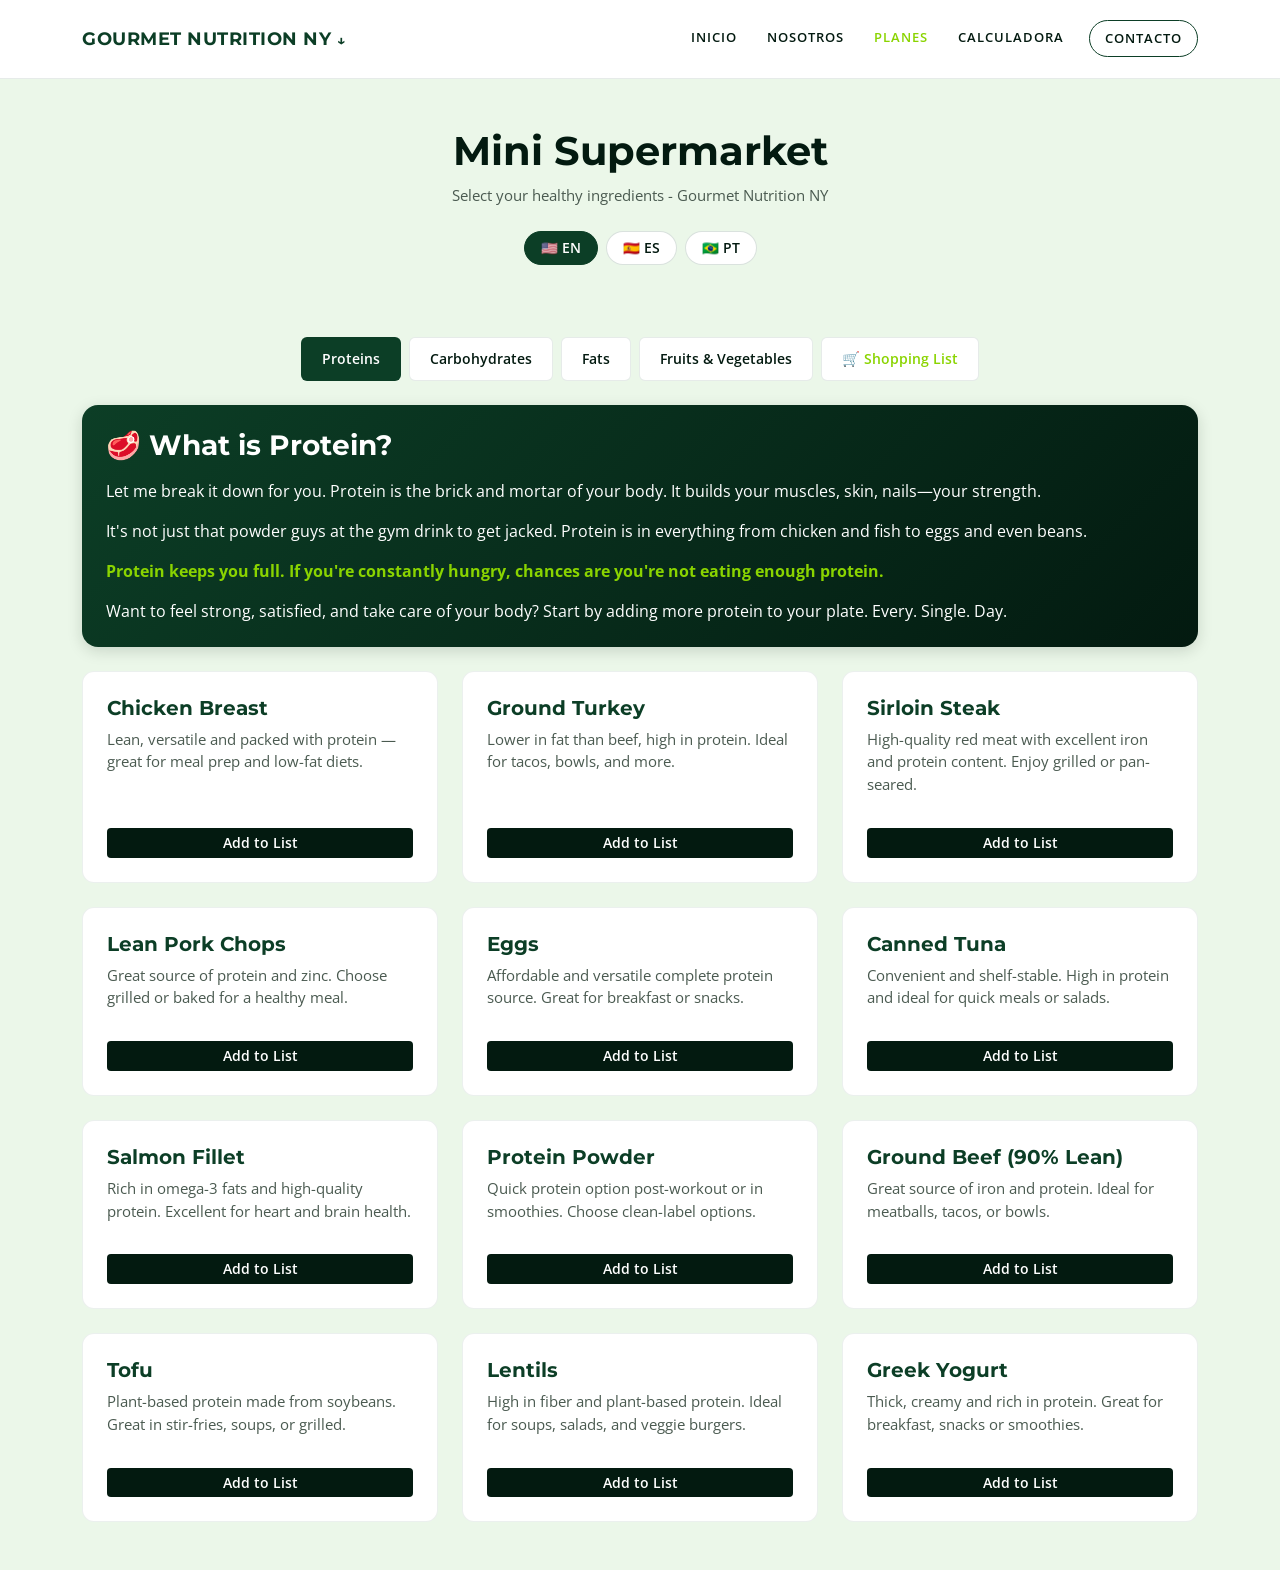
<file: plan.html>
<!DOCTYPE html>
<html lang="es">
<head>
  <meta charset="UTF-8"/>
  <meta name="viewport" content="width=device-width, initial-scale=1.0"/>
  <title>Gourmet Nutrition NY - Planes e Ingredientes</title>
  
  <link href="https://cdn.jsdelivr.net/npm/bootstrap@5.3.0/dist/css/bootstrap.min.css" rel="stylesheet"/>
  <link rel="preconnect" href="https://fonts.googleapis.com">
  <link rel="preconnect" href="https://fonts.gstatic.com" crossorigin>
  <link href="https://fonts.googleapis.com/css2?family=Montserrat:wght@400;600;700;800&family=Open+Sans:wght@400;600&display=swap" rel="stylesheet">
  
  <link rel="stylesheet" href="styles.css">
</head>
<body>

  <nav class="navbar navbar-expand-lg custom-navbar sticky-top">
    <div class="container">
      <a class="navbar-brand fw-bold" href="index.html">GOURMET NUTRITION NY <span class="brand-arrow">↓</span></a>
      <button class="navbar-toggler" type="button" data-bs-toggle="collapse" data-bs-target="#navbarNav">
        <span class="navbar-toggler-icon"></span>
      </button>
      <div class="collapse navbar-collapse justify-content-end" id="navbarNav">
        <ul class="navbar-nav">
          <li class="nav-item"><a class="nav-link" href="index.html#inicio">INICIO</a></li>
          <li class="nav-item"><a class="nav-link" href="index.html#que-somos">NOSOTROS</a></li>
          <li class="nav-item"><a class="nav-link active" href="#">PLANES</a></li>
          <li class="nav-item"><a class="nav-link" href="index.html#calculadora">CALCULADORA</a></li>
          <li class="nav-item"><a class="nav-link btn-nav-contact" href="index.html#contacto">CONTACTO</a></li>
        </ul>
      </div>
    </div>
  </nav>

  <header class="bg-brand-light py-5 border-bottom-layout">
    <div class="container text-center">
      <h1 class="fw-bold color-dark-green mb-2" data-i18n="siteTitle">Mini Supermarket</h1>
      <p class="text-muted-dark lead-text mb-4" data-i18n="siteSubtitle">Select your healthy ingredients - Gourmet Nutrition NY</p>
      
      <div class="lang-switch d-flex justify-content-center gap-2" aria-label="Language switcher">
        <button type="button" data-lang="en" class="btn btn-lang active">🇺🇸 EN</button>
        <button type="button" data-lang="es" class="btn btn-lang">🇪🇸 ES</button>
        <button type="button" data-lang="pt" class="btn btn-lang">🇧🇷 PT</button>
      </div>
    </div>
  </header>

  <div class="container my-4">
    <nav class="d-flex flex-wrap justify-content-center gap-2 category-nav">
      <button class="btn btn-category active" onclick="showSection('proteins')" data-i18n="navProteins">Proteins</button>
      <button class="btn btn-category" onclick="showSection('carbs')" data-i18n="navCarbs">Carbohydrates</button>
      <button class="btn btn-category" onclick="showSection('fats')" data-i18n="navFats">Fats</button>
      <button class="btn btn-category" onclick="showSection('produce')" data-i18n="navProduce">Fruits & Vegetables</button>
      <button class="btn btn-category position-relative text-accent" onclick="showSection('shopping-list')" data-i18n="navList">🛒 Shopping List</button>
    </nav>
  </div>

  <main class="container mb-5">
    
    <section id="proteins" class="market-section active">
      <div class="row g-4">
        <div class="col-12">
          <div class="intro-nutrition-card p-4 text-white">
            <h3 class="fw-bold mb-3" data-i18n="proteinIntroTitle">🥩 What is Protein?</h3>
            <p data-i18n="proteinIntroP1">Let me break it down for you. Protein is the brick and mortar of your body. It builds your muscles, skin, nails—your strength.</p>
            <p data-i18n="proteinIntroP2">It's not just that powder guys at the gym drink to get jacked. Protein is in everything from chicken and fish to eggs and even beans.</p>
            <p class="fw-bold color-lime-green" data-i18n="proteinIntroP3">Protein keeps you full. If you're constantly hungry, chances are you're not eating enough protein.</p>
            <p class="mb-0" data-i18n="proteinIntroP4">Want to feel strong, satisfied, and take care of your body? Start by adding more protein to your plate. Every. Single. Day.</p>
          </div>
        </div>
        
        <div class="col-md-6 col-lg-4"><div class="card market-item-card h-100 p-4"><h3 class="h5 fw-bold" data-i18n="itemChickenTitle">Chicken Breast</h3><p class="text-muted-dark small flex-grow-1" data-i18n="itemChickenDesc">Lean, versatile and packed with protein — great for meal prep and low-fat diets.</p><button class="btn btn-brand-dark btn-sm mt-3 w-100" onclick="addToList(t('itemChickenTitle'))" data-i18n="addToList">Add to List</button></div></div>
        <div class="col-md-6 col-lg-4"><div class="card market-item-card h-100 p-4"><h3 class="h5 fw-bold" data-i18n="itemGroundTurkeyTitle">Ground Turkey</h3><p class="text-muted-dark small flex-grow-1" data-i18n="itemGroundTurkeyDesc">Lower in fat than beef, high in protein. Ideal for tacos, bowls, and more.</p><button class="btn btn-brand-dark btn-sm mt-3 w-100" onclick="addToList(t('itemGroundTurkeyTitle'))" data-i18n="addToList">Add to List</button></div></div>
        <div class="col-md-6 col-lg-4"><div class="card market-item-card h-100 p-4"><h3 class="h5 fw-bold" data-i18n="itemSirloinSteakTitle">Sirloin Steak</h3><p class="text-muted-dark small flex-grow-1" data-i18n="itemSirloinSteakDesc">High-quality red meat with excellent iron and protein content. Enjoy grilled or pan-seared.</p><button class="btn btn-brand-dark btn-sm mt-3 w-100" onclick="addToList(t('itemSirloinSteakTitle'))" data-i18n="addToList">Add to List</button></div></div>
        <div class="col-md-6 col-lg-4"><div class="card market-item-card h-100 p-4"><h3 class="h5 fw-bold" data-i18n="itemLeanPorkChopsTitle">Lean Pork Chops</h3><p class="text-muted-dark small flex-grow-1" data-i18n="itemLeanPorkChopsDesc">Great source of protein and zinc. Choose grilled or baked for a healthy meal.</p><button class="btn btn-brand-dark btn-sm mt-3 w-100" onclick="addToList(t('itemLeanPorkChopsTitle'))" data-i18n="addToList">Add to List</button></div></div>
        <div class="col-md-6 col-lg-4"><div class="card market-item-card h-100 p-4"><h3 class="h5 fw-bold" data-i18n="itemEggsTitle">Eggs</h3><p class="text-muted-dark small flex-grow-1" data-i18n="itemEggsDesc">Affordable and versatile complete protein source. Great for breakfast or snacks.</p><button class="btn btn-brand-dark btn-sm mt-3 w-100" onclick="addToList(t('itemEggsTitle'))" data-i18n="addToList">Add to List</button></div></div>
        <div class="col-md-6 col-lg-4"><div class="card market-item-card h-100 p-4"><h3 class="h5 fw-bold" data-i18n="itemCannedTunaTitle">Canned Tuna</h3><p class="text-muted-dark small flex-grow-1" data-i18n="itemCannedTunaDesc">Convenient and shelf-stable. High in protein and ideal for quick meals or salads.</p><button class="btn btn-brand-dark btn-sm mt-3 w-100" onclick="addToList(t('itemCannedTunaTitle'))" data-i18n="addToList">Add to List</button></div></div>
        <div class="col-md-6 col-lg-4"><div class="card market-item-card h-100 p-4"><h3 class="h5 fw-bold" data-i18n="itemSalmonFilletTitle">Salmon Fillet</h3><p class="text-muted-dark small flex-grow-1" data-i18n="itemSalmonFilletDesc">Rich in omega-3 fats and high-quality protein. Excellent for heart and brain health.</p><button class="btn btn-brand-dark btn-sm mt-3 w-100" onclick="addToList(t('itemSalmonFilletTitle'))" data-i18n="addToList">Add to List</button></div></div>
        <div class="col-md-6 col-lg-4"><div class="card market-item-card h-100 p-4"><h3 class="h5 fw-bold" data-i18n="itemProteinPowderTitle">Protein Powder</h3><p class="text-muted-dark small flex-grow-1" data-i18n="itemProteinPowderDesc">Quick protein option post-workout or in smoothies. Choose clean-label options.</p><button class="btn btn-brand-dark btn-sm mt-3 w-100" onclick="addToList(t('itemProteinPowderTitle'))" data-i18n="addToList">Add to List</button></div></div>
        <div class="col-md-6 col-lg-4"><div class="card market-item-card h-100 p-4"><h3 class="h5 fw-bold" data-i18n="itemGroundBeefTitle">Ground Beef (90% Lean)</h3><p class="text-muted-dark small flex-grow-1" data-i18n="itemGroundBeefDesc">Great source of iron and protein. Ideal for meatballs, tacos, or bowls.</p><button class="btn btn-brand-dark btn-sm mt-3 w-100" onclick="addToList(t('itemGroundBeefTitle'))" data-i18n="addToList">Add to List</button></div></div>
        <div class="col-md-6 col-lg-4"><div class="card market-item-card h-100 p-4"><h3 class="h5 fw-bold" data-i18n="itemTofuTitle">Tofu</h3><p class="text-muted-dark small flex-grow-1" data-i18n="itemTofuDesc">Plant-based protein made from soybeans. Great in stir-fries, soups, or grilled.</p><button class="btn btn-brand-dark btn-sm mt-3 w-100" onclick="addToList(t('itemTofuTitle'))" data-i18n="addToList">Add to List</button></div></div>
        <div class="col-md-6 col-lg-4"><div class="card market-item-card h-100 p-4"><h3 class="h5 fw-bold" data-i18n="itemLentilsTitle">Lentils</h3><p class="text-muted-dark small flex-grow-1" data-i18n="itemLentilsDesc">High in fiber and plant-based protein. Ideal for soups, salads, and veggie burgers.</p><button class="btn btn-brand-dark btn-sm mt-3 w-100" onclick="addToList(t('itemLentilsTitle'))" data-i18n="addToList">Add to List</button></div></div>
        <div class="col-md-6 col-lg-4"><div class="card market-item-card h-100 p-4"><h3 class="h5 fw-bold" data-i18n="itemGreekYogurtTitle">Greek Yogurt</h3><p class="text-muted-dark small flex-grow-1" data-i18n="itemGreekYogurtDesc">Thick, creamy and rich in protein. Great for breakfast, snacks or smoothies.</p><button class="btn btn-brand-dark btn-sm mt-3 w-100" onclick="addToList(t('itemGreekYogurtTitle'))" data-i18n="addToList">Add to List</button></div></div>
      </div>
    </section>

    <section id="carbs" class="market-section">
      <div class="row g-4">
        <div class="col-12">
          <div class="intro-nutrition-card p-4 text-white">
            <h3 class="fw-bold mb-3" data-i18n="carbIntroTitle">🍞 What are Carbohydrates?</h3>
            <p data-i18n="carbIntroP1">Carbs are your body's main source of energy. They're not the enemy — they power your brain and workouts.</p>
            <p data-i18n="carbIntroP2">Think of carbs as fuel. Just choose the right ones like whole grains, fruits, and veggies — not the ultra-processed junk.</p>
            <p class="mb-0 fw-bold color-lime-green" data-i18n="carbIntroP3">Balance is key. You don't need to fear carbs; you just need to respect their quality and quantity.</p>
          </div>
        </div>
        
        <div class="col-md-6 col-lg-4"><div class="card market-item-card h-100 p-4"><h3 class="h5 fw-bold" data-i18n="itemQuinoaTitle">Quinoa</h3><p class="text-muted-dark small flex-grow-1" data-i18n="itemQuinoaDesc">Complete protein grain with all essential amino acids. Fluffy texture, perfect for bowls and salads.</p><button class="btn btn-brand-dark btn-sm mt-3 w-100" onclick="addToList(t('itemQuinoaTitle'))" data-i18n="addToList">Add to List</button></div></div>
        <div class="col-md-6 col-lg-4"><div class="card market-item-card h-100 p-4"><h3 class="h5 fw-bold" data-i18n="itemBrownRiceTitle">Brown Rice</h3><p class="text-muted-dark small flex-grow-1" data-i18n="itemBrownRiceDesc">Whole grain rice rich in fiber and B vitamins. Great base for stir-fries and meal prep.</p><button class="btn btn-brand-dark btn-sm mt-3 w-100" onclick="addToList(t('itemBrownRiceTitle'))" data-i18n="addToList">Add to List</button></div></div>
        <div class="col-md-6 col-lg-4"><div class="card market-item-card h-100 p-4"><h3 class="h5 fw-bold" data-i18n="itemOatsTitle">Steel-Cut Oats</h3><p class="text-muted-dark small flex-grow-1" data-i18n="itemOatsDesc">Heart-healthy whole grain that keeps you full. Perfect for breakfast or overnight oats.</p><button class="btn btn-brand-dark btn-sm mt-3 w-100" onclick="addToList(t('itemOatsTitle'))" data-i18n="addToList">Add to List</button></div></div>
        <div class="col-md-6 col-lg-4"><div class="card market-item-card h-100 p-4"><h3 class="h5 fw-bold" data-i18n="itemSweetPotatoTitle">Sweet Potatoes</h3><p class="text-muted-dark small flex-grow-1" data-i18n="itemSweetPotatoDesc">Nutrient-dense root vegetable packed with vitamin A and fiber. Great roasted or mashed.</p><button class="btn btn-brand-dark btn-sm mt-3 w-100" onclick="addToList(t('itemSweetPotatoTitle'))" data-i18n="addToList">Add to List</button></div></div>
        <div class="col-md-6 col-lg-4"><div class="card market-item-card h-100 p-4"><h3 class="h5 fw-bold" data-i18n="itemWholeBreadTitle">Whole Grain Bread</h3><p class="text-muted-dark small flex-grow-1" data-i18n="itemWholeBreadDesc">Look for 100% whole grain with minimal ingredients. Great for toast and sandwiches.</p><button class="btn btn-brand-dark btn-sm mt-3 w-100" onclick="addToList(t('itemWholeBreadTitle'))" data-i18n="addToList">Add to List</button></div></div>
        <div class="col-md-6 col-lg-4"><div class="card market-item-card h-100 p-4"><h3 class="h5 fw-bold" data-i18n="itemBuckwheatTitle">Buckwheat</h3><p class="text-muted-dark small flex-grow-1" data-i18n="itemBuckwheatDesc">Gluten-free pseudo-grain with earthy flavor. High in protein and minerals.</p><button class="btn btn-brand-dark btn-sm mt-3 w-100" onclick="addToList(t('itemBuckwheatTitle'))" data-i18n="addToList">Add to List</button></div></div>
        <div class="col-md-6 col-lg-4"><div class="card market-item-card h-100 p-4"><h3 class="h5 fw-bold" data-i18n="itemBarleyTitle">Pearl Barley</h3><p class="text-muted-dark small flex-grow-1" data-i18n="itemBarleyDesc">Chewy grain high in soluble fiber. Perfect for soups, stews, and grain bowls.</p><button class="btn btn-brand-dark btn-sm mt-3 w-100" onclick="addToList(t('itemBarleyTitle'))" data-i18n="addToList">Add to List</button></div></div>
        <div class="col-md-6 col-lg-4"><div class="card market-item-card h-100 p-4"><h3 class="h5 fw-bold" data-i18n="itemWholePastaTitle">Whole Wheat Pasta</h3><p class="text-muted-dark small flex-grow-1" data-i18n="itemWholePastaDesc">Higher in fiber than regular pasta. Pair with vegetables and lean protein.</p><button class="btn btn-brand-dark btn-sm mt-3 w-100" onclick="addToList(t('itemWholePastaTitle'))" data-i18n="addToList">Add to List</button></div></div>
        <div class="col-md-6 col-lg-4"><div class="card market-item-card h-100 p-4"><h3 class="h5 fw-bold" data-i18n="itemBananasTitle">Bananas</h3><p class="text-muted-dark small flex-grow-1" data-i18n="itemBananasDesc">Natural energy source with potassium. Perfect pre or post-workout snack.</p><button class="btn btn-brand-dark btn-sm mt-3 w-100" onclick="addToList(t('itemBananasTitle'))" data-i18n="addToList">Add to List</button></div></div>
        <div class="col-md-6 col-lg-4"><div class="card market-item-card h-100 p-4"><h3 class="h5 fw-bold" data-i18n="itemBerriesTitle">Mixed Berries</h3><p class="text-muted-dark small flex-grow-1" data-i18n="itemBerriesDesc">Antioxidant powerhouses with natural sweetness. Great for smoothies and yogurt.</p><button class="btn btn-brand-dark btn-sm mt-3 w-100" onclick="addToList(t('itemBerriesTitle'))" data-i18n="addToList">Add to List</button></div></div>
      </div>
    </section>

    <section id="fats" class="market-section">
      <div class="row g-4">
        <div class="col-12">
          <div class="intro-nutrition-card p-4 text-white">
            <h3 class="fw-bold mb-3" data-i18n="fatIntroTitle">🥑 What are Healthy Fats?</h3>
            <p data-i18n="fatIntroP1">Fats get a bad rap, but your body needs them. The key is choosing the right kind — the ones that fuel your brain and fight inflammation.</p>
            <p data-i18n="fatIntroP2">Think of fats as your long-lasting energy source. They're in foods like avocado, nuts, seeds, olive oil, and fatty fish.</p>
            <p class="mb-0 fw-bold color-lime-green" data-i18n="fatIntroP3">Just watch your portions. Fat is dense in calories, but super valuable in a balanced diet.</p>
          </div>
        </div>
        
        <div class="col-md-6 col-lg-4"><div class="card market-item-card h-100 p-4"><h3 class="h5 fw-bold" data-i18n="itemAvocadoTitle">Avocados</h3><p class="text-muted-dark small flex-grow-1" data-i18n="itemAvocadoDesc">Creamy fruit rich in monounsaturated fats. Perfect for toast, salads, and guacamole.</p><button class="btn btn-brand-dark btn-sm mt-3 w-100" onclick="addToList(t('itemAvocadoTitle'))" data-i18n="addToList">Add to List</button></div></div>
        <div class="col-md-6 col-lg-4"><div class="card market-item-card h-100 p-4"><h3 class="h5 fw-bold" data-i18n="itemOliveOilTitle">Extra Virgin Olive Oil</h3><p class="text-muted-dark small flex-grow-1" data-i18n="itemOliveOilDesc">Heart-healthy cooking oil with antioxidants. Great for cooking and dressings.</p><button class="btn btn-brand-dark btn-sm mt-3 w-100" onclick="addToList(t('itemOliveOilTitle'))" data-i18n="addToList">Add to List</button></div></div>
        <div class="col-md-6 col-lg-4"><div class="card market-item-card h-100 p-4"><h3 class="h5 fw-bold" data-i18n="itemAlmondsTitle">Raw Almonds</h3><p class="text-muted-dark small flex-grow-1" data-i18n="itemAlmondsDesc">Protein-rich nuts with vitamin E. Perfect snack or salad topping.</p><button class="btn btn-brand-dark btn-sm mt-3 w-100" onclick="addToList(t('itemAlmondsTitle'))" data-i18n="addToList">Add to List</button></div></div>
        <div class="col-md-6 col-lg-4"><div class="card market-item-card h-100 p-4"><h3 class="h5 fw-bold" data-i18n="itemWalnutsTitle">Walnuts</h3><p class="text-muted-dark small flex-grow-1" data-i18n="itemWalnutsDesc">Brain-healthy nuts rich in omega-3s. Great in oatmeal or as a snack.</p><button class="btn btn-brand-dark btn-sm mt-3 w-100" onclick="addToList(t('itemWalnutsTitle'))" data-i18n="addToList">Add to List</button></div></div>
        <div class="col-md-6 col-lg-4"><div class="card market-item-card h-100 p-4"><h3 class="h5 fw-bold" data-i18n="itemChiaSeedsTitle">Chia Seeds</h3><p class="text-muted-dark small flex-grow-1" data-i18n="itemChiaSeedsDesc">Tiny seeds packed with omega-3s and fiber. Perfect for puddings and smoothies.</p><button class="btn btn-brand-dark btn-sm mt-3 w-100" onclick="addToList(t('itemChiaSeedsTitle'))" data-i18n="addToList">Add to List</button></div></div>
        <div class="col-md-6 col-lg-4"><div class="card market-item-card h-100 p-4"><h3 class="h5 fw-bold" data-i18n="itemFlaxSeedsTitle">Ground Flax Seeds</h3><p class="text-muted-dark small flex-grow-1" data-i18n="itemFlaxSeedsDesc">Omega-3 rich seeds best absorbed when ground. Add to smoothies or yogurt.</p><button class="btn btn-brand-dark btn-sm mt-3 w-100" onclick="addToList(t('itemFlaxSeedsTitle'))" data-i18n="addToList">Add to List</button></div></div>
        <div class="col-md-6 col-lg-4"><div class="card market-item-card h-100 p-4"><h3 class="h5 fw-bold" data-i18n="itemNutButterTitle">Natural Almond Butter</h3><p class="text-muted-dark small flex-grow-1" data-i18n="itemNutButterDesc">Pure ground almonds with no added sugar. Great on apples or toast.</p><button class="btn btn-brand-dark btn-sm mt-3 w-100" onclick="addToList(t('itemNutButterTitle'))" data-i18n="addToList">Add to List</button></div></div>
        <div class="col-md-6 col-lg-4"><div class="card market-item-card h-100 p-4"><h3 class="h5 fw-bold" data-i18n="itemCoconutOilTitle">Coconut Oil</h3><p class="text-muted-dark small flex-grow-1" data-i18n="itemCoconutOilDesc">Stable cooking oil with medium-chain fats. Good for high-heat cooking.</p><button class="btn btn-brand-dark btn-sm mt-3 w-100" onclick="addToList(t('itemCoconutOilTitle'))" data-i18n="addToList">Add to List</button></div></div>
        <div class="col-md-6 col-lg-4"><div class="card market-item-card h-100 p-4"><h3 class="h5 fw-bold" data-i18n="itemSesameOilTitle">Sesame Oil</h3><p class="text-muted-dark small flex-grow-1" data-i18n="itemSesameOilDesc">Flavorful oil perfect for Asian dishes. A little goes a long way.</p><button class="btn btn-brand-dark btn-sm mt-3 w-100" onclick="addToList(t('itemSesameOilTitle'))" data-i18n="addToList">Add to List</button></div></div>
        <div class="col-md-6 col-lg-4"><div class="card market-item-card h-100 p-4"><h3 class="h5 fw-bold" data-i18n="itemOlivesTitle">Olives</h3><p class="text-muted-dark small flex-grow-1" data-i18n="itemOlivesDesc">Mediterranean staple rich in healthy fats. Great for snacking or cooking.</p><button class="btn btn-brand-dark btn-sm mt-3 w-100" onclick="addToList(t('itemOlivesTitle'))" data-i18n="addToList">Add to List</button></div></div>
      </div>
    </section>

    <section id="produce" class="market-section">
      <div class="row g-4">
        <div class="col-12">
          <div class="intro-nutrition-card p-4 text-white">
            <h3 class="fw-bold mb-3" data-i18n="fruitsIntroTitle">🍎 Fruits & Vegetables</h3>
            <p data-i18n="fruitsIntroP1">These are nature's multivitamins. Packed with vitamins, minerals, antioxidants, and fiber that your body craves.</p>
            <p data-i18n="fruitsIntroP2">Eat the rainbow — different colors mean different nutrients. The more colorful your plate, the more nutrition you're getting.</p>
            <p class="mb-0 fw-bold color-lime-green" data-i18n="fruitsIntroP3">Fresh, frozen, or dried (without added sugar) — they all count. Just aim for variety and enjoy nature's candy!</p>
          </div>
        </div>
        
        <div class="col-md-6 col-lg-4"><div class="card market-item-card h-100 p-4"><h3 class="h5 fw-bold" data-i18n="itemSpinachTitle">Fresh Spinach</h3><p class="text-muted-dark small flex-grow-1" data-i18n="itemSpinachDesc">Iron-rich leafy green packed with folate. Perfect for salads, smoothies, and sautéing.</p><button class="btn btn-brand-dark btn-sm mt-3 w-100" onclick="addToList(t('itemSpinachTitle'))" data-i18n="addToList">Add to List</button></div></div>
        <div class="col-md-6 col-lg-4"><div class="card market-item-card h-100 p-4"><h3 class="h5 fw-bold" data-i18n="itemKaleTitle">Kale</h3><p class="text-muted-dark small flex-grow-1" data-i18n="itemKaleDesc">Superfood green loaded with vitamins A, C, and K. Great massaged in salads or baked as chips.</p><button class="btn btn-brand-dark btn-sm mt-3 w-100" onclick="addToList(t('itemKaleTitle'))" data-i18n="addToList">Add to List</button></div></div>
        <div class="col-md-6 col-lg-4"><div class="card market-item-card h-100 p-4"><h3 class="h5 fw-bold" data-i18n="itemBroccoliTitle">Broccoli</h3><p class="text-muted-dark small flex-grow-1" data-i18n="itemBroccoliDesc">Cruciferous vegetable high in vitamin C and fiber. Delicious steamed, roasted, or stir-fried.</p><button class="btn btn-brand-dark btn-sm mt-3 w-100" onclick="addToList(t('itemBroccoliTitle'))" data-i18n="addToList">Add to List</button></div></div>
        <div class="col-md-6 col-lg-4"><div class="card market-item-card h-100 p-4"><h3 class="h5 fw-bold" data-i18n="itemBellPeppersTitle">Bell Peppers</h3><p class="text-muted-dark small flex-grow-1" data-i18n="itemBellPeppersDesc">Colorful vegetables loaded with vitamin C. Crunchy and sweet, perfect raw or cooked.</p><button class="btn btn-brand-dark btn-sm mt-3 w-100" onclick="addToList(t('itemBellPeppersTitle'))" data-i18n="addToList">Add to List</button></div></div>
        <div class="col-md-6 col-lg-4"><div class="card market-item-card h-100 p-4"><h3 class="h5 fw-bold" data-i18n="itemCarrotsTitle">Carrots</h3><p class="text-muted-dark small flex-grow-1" data-i18n="itemCarrotsDesc">Orange vegetables rich in beta-carotene for eye health. Great raw, roasted, or in soups.</p><button class="btn btn-brand-dark btn-sm mt-3 w-100" onclick="addToList(t('itemCarrotsTitle'))" data-i18n="addToList">Add to List</button></div></div>
        <div class="col-md-6 col-lg-4"><div class="card market-item-card h-100 p-4"><h3 class="h5 fw-bold" data-i18n="itemTomatoesTitle">Tomatoes</h3><p class="text-muted-dark small flex-grow-1" data-i18n="itemTomatoesDesc">Lycopene-rich fruit that's great fresh or cooked. Perfect in sauces and salads.</p><button class="btn btn-brand-dark btn-sm mt-3 w-100" onclick="addToList(t('itemTomatoesTitle'))" data-i18n="addToList">Add to List</button></div></div>
        <div class="col-md-6 col-lg-4"><div class="card market-item-card h-100 p-4"><h3 class="h5 fw-bold" data-i18n="itemCucumberTitle">Cucumbers</h3><p class="text-muted-dark small flex-grow-1" data-i18n="itemCucumberDesc">Hydrating and refreshing vegetable. Perfect for salads, snacking, or infused water.</p><button class="btn btn-brand-dark btn-sm mt-3 w-100" onclick="addToList(t('itemCucumberTitle'))" data-i18n="addToList">Add to List</button></div></div>
        <div class="col-md-6 col-lg-4"><div class="card market-item-card h-100 p-4"><h3 class="h5 fw-bold" data-i18n="itemApplesTitle">Apples</h3><p class="text-muted-dark small flex-grow-1" data-i18n="itemApplesDesc">Crunchy fruits high in fiber. Perfect snack with nut butter or in salads.</p><button class="btn btn-brand-dark btn-sm mt-3 w-100" onclick="addToList(t('itemApplesTitle'))" data-i18n="addToList">Add to List</button></div></div>
        <div class="col-md-6 col-lg-4"><div class="card market-item-card h-100 p-4"><h3 class="h5 fw-bold" data-i18n="itemBlueberriesTitle">Blueberries</h3><p class="text-muted-dark small flex-grow-1" data-i18n="itemBlueberriesDesc">Antioxidant superstars that support brain health. Great fresh, frozen, or in smoothies.</p><button class="btn btn-brand-dark btn-sm mt-3 w-100" onclick="addToList(t('itemBlueberriesTitle'))" data-i18n="addToList">Add to List</button></div></div>
        <div class="col-md-6 col-lg-4"><div class="card market-item-card h-100 p-4"><h3 class="h5 fw-bold" data-i18n="itemOrangesTitle">Oranges</h3><p class="text-muted-dark small flex-grow-1" data-i18n="itemOrangesDesc">Vitamin C powerhouses that boost immune system. Perfect for snacking or fresh juice.</p><button class="btn btn-brand-dark btn-sm mt-3 w-100" onclick="addToList(t('itemOrangesTitle'))" data-i18n="addToList">Add to List</button></div></div>
        <div class="col-md-6 col-lg-4"><div class="card market-item-card h-100 p-4"><h3 class="h5 fw-bold" data-i18n="itemMushroomsTitle">Mushrooms</h3><p class="text-muted-dark small flex-grow-1" data-i18n="itemMushroomsDesc">Umami-rich fungi packed with B vitamins. Great sautéed, grilled, or in soups.</p><button class="btn btn-brand-dark btn-sm mt-3 w-100" onclick="addToList(t('itemMushroomsTitle'))" data-i18n="addToList">Add to List</button></div></div>
        <div class="col-md-6 col-lg-4"><div class="card market-item-card h-100 p-4"><h3 class="h5 fw-bold" data-i18n="itemZucchiniTitle">Zucchini</h3><p class="text-muted-dark small flex-grow-1" data-i18n="itemZucchiniDesc">Versatile summer squash low in calories. Perfect spiralized as "noodles" or grilled.</p><button class="btn btn-brand-dark btn-sm mt-3 w-100" onclick="addToList(t('itemZucchiniTitle'))" data-i18n="addToList">Add to List</button></div></div>
      </div>
    </section>

    <section id="shopping-list" class="market-section">
      <div class="row justify-content-center">
        <div class="col-md-8 col-lg-6">
          <div class="notebook-container p-4 shadow">
            <h2 class="text-center fw-bold h4 mb-3 color-dark-green" data-i18n="shoppingListTitle">Your Shopping List</h2>
            
            <ul id="list" class="notebook-list"></ul>
            
            <div class="d-flex gap-2 justify-content-center mt-4">
              <button class="btn btn-calc-submit px-4 py-2" onclick="printList()" data-i18n="printButton">🖨️ Print List</button>
              <button class="btn btn-outline-danger border-2 px-4 py-2 fw-bold" style="border-radius:4px;" onclick="clearList()" data-i18n="clearButton">🗑️ Clear List</button>
            </div>
          </div>
        </div>
      </div>
    </section>

  </main>

  <script src="script.js"></script>
</body>
</html>
</file>
<file: styles.css>
:root {
  /* Paleta Verde Oficial extraída de las imágenes */
  --brand-dark: #031A10;       /* Verde ultra oscuro para textos principales y footer */
  --brand-primary: #0C3E26;    /* Verde bosque para elementos primarios y botones */
  --brand-accent: #8AD400;     /* Verde lima radiante para destacados e indicadores */
  --brand-bg: #EBF7E9;         /* Fondo menta suave pastel de la página */
  --card-bg: #FFFFFF;
  --text-muted: #556B5D;
}

body {
  font-family: 'Open Sans', sans-serif;
  color: var(--brand-dark);
  background-color: var(--brand-bg);
}

h1, h2, h3, h4, h5, .navbar-brand, .plan-price {
  font-family: 'Montserrat', sans-serif;
}

.fw-extrabold {
  font-weight: 800;
}

/* Navbar */
.custom-navbar {
  background-color: #FFFFFF;
  border-bottom: 1px solid rgba(12, 62, 38, 0.1);
  padding: 20px 0;
}
.custom-navbar .navbar-brand {
  color: var(--brand-primary) !important;
  font-size: 1.15rem;
  letter-spacing: 0.5px;
}
.brand-arrow {
  font-size: 0.9rem;
}
.custom-navbar .nav-link {
  color: var(--brand-dark) !important;
  font-size: 0.8rem;
  font-weight: 600;
  letter-spacing: 1px;
  padding: 8px 15px !important;
}
.custom-navbar .nav-link:hover,
.custom-navbar .nav-link.active {
  color: var(--brand-accent) !important;
}
.btn-nav-contact {
  border: 1px solid var(--brand-primary);
  border-radius: 20px;
  margin-left: 10px;
}

/* Hero Section */
.hero-section {
  padding: 80px 0 40px 0;
  background-color: var(--brand-bg);
}
.hero-title {
  color: var(--brand-dark);
  font-size: 2.8rem;
  letter-spacing: -0.5px;
}
.btn-brand-dark {
  background-color: var(--brand-dark);
  color: #FFFFFF;
  font-size: 0.9rem;
  font-weight: 600;
  border-radius: 4px;
  border: none;
  transition: all 0.2s ease;
}
.btn-brand-dark:hover {
  background-color: var(--brand-primary);
  color: var(--brand-accent);
}
.hero-bowl-img {
  max-width: 420px;
  width: 100%;
  height: auto;
}

/* Secciones Generales */
.bg-brand-light {
  background-color: var(--brand-bg);
}
.section-main-title {
  color: var(--brand-primary);
  font-weight: 700;
  font-size: 1.75rem;
  letter-spacing: 0.5px;
}
.border-top-layout {
  border-top: 1px solid rgba(12, 62, 38, 0.08);
}

/* ¿Qué Somos? - Pill Banner */
.pill-banner {
  background-color: #FFFFFF;
  border-radius: 50px;
  display: inline-block;
  width: 100%;
}
.lead-text {
  font-size: 1.05rem;
  line-height: 1.6;
  color: var(--brand-dark);
}

/* ¿Qué Hacemos? - Timeline */
.timeline-svg-line {
  position: absolute;
  left: 50%;
  top: 40px;
  bottom: 40px;
  width: 2px;
  background: var(--brand-primary);
  transform: translateX(-50%);
  z-index: 1;
}
.timeline-card {
  border-radius: 12px;
  z-index: 2;
  border: none;
}
.step-number {
  position: absolute;
  top: -15px;
  left: 20px;
  background-color: var(--brand-dark);
  color: #FFFFFF;
  width: 30px;
  height: 30px;
  border-radius: 50%;
  display: flex;
  align-items: center;
  justify-content: center;
  font-weight: bold;
  font-size: 0.85rem;
}
.text-md-end .step-number {
  left: auto;
  right: 20px;
}
.text-accent-green {
  color: var(--brand-accent);
  letter-spacing: 0.5px;
  font-size: 1.15rem;
}
.text-muted-dark {
  color: #4a5a50;
  font-size: 0.95rem;
}

/* Tarjetas de Planes */
.plan-card {
  border-radius: 30px;
  border: none;
  transition: transform 0.3s ease;
  position: relative;
  overflow: hidden;
}
.plan-card:hover {
  transform: translateY(-5px);
}
.plan-visual {
  background-color: #E2EADF;
  border-radius: 50%;
  width: 140px;
  height: 140px;
}
.plan-title {
  color: var(--brand-accent);
  font-size: 1.35rem;
}
.plan-price {
  font-size: 1.8rem;
  font-weight: 700;
  color: var(--brand-dark);
}
.btn-plan {
  background-color: var(--brand-dark);
  color: #FFFFFF;
  border-radius: 20px;
  font-weight: 600;
  font-size: 0.85rem;
  padding: 10px;
  border: none;
}
.btn-plan:hover {
  background-color: var(--brand-primary);
  color: #FFFFFF;
}
.featured-plan {
  border: 2px solid var(--brand-accent);
}
.badge-featured {
  background-color: var(--brand-accent);
  color: var(--brand-dark);
  font-weight: bold;
  font-size: 0.75rem;
  padding: 5px 15px;
  position: absolute;
  top: 15px;
  right: 15px;
  border-radius: 10px;
}
.btn-featured {
  background-color: var(--brand-dark) !important;
}

/* Calculadora */
.custom-calc-card {
  border-radius: 0px;
}
.step-title {
  font-size: 1.15rem;
  color: var(--brand-primary);
  border-bottom: 1px solid #e2eadf;
  padding-bottom: 8px;
  font-weight: 600;
}
.form-label {
  font-size: 0.85rem;
  font-weight: 600;
  color: var(--brand-dark);
}
.form-control, .form-select {
  border-radius: 4px;
  border: 1px solid #ccd9c7;
  padding: 10px;
}
.form-control:focus, .form-select:focus {
  border-color: var(--brand-primary);
  box-shadow: 0 0 0 0.25rem rgba(12, 62, 38, 0.1);
}
.btn-calc-submit {
  background-color: var(--brand-primary);
  color: #FFFFFF;
  border: none;
  font-weight: bold;
  font-size: 1rem;
  border-radius: 4px;
  transition: all 0.2s ease;
}
.btn-calc-submit:hover {
  background-color: var(--brand-dark);
  color: var(--brand-accent);
}

/* Resultados Calculadora */
.result-hero {
  background-color: var(--brand-primary);
}
.text-accent {
  color: var(--brand-accent) !important;
}
.result-card {
  border-top: 4px solid var(--brand-primary) !important;
  border-radius: 6px;
}
.border-dark-green { border-top-color: var(--brand-dark) !important; }
.border-lime-green { border-top-color: var(--brand-accent) !important; }
.border-mid-green { border-top-color: var(--brand-primary) !important; }

.color-dark-green { color: var(--brand-dark); }
.color-lime-green { color: var(--brand-accent); }
.color-mid-green { color: var(--brand-primary); }

.table-custom-header {
  background-color: var(--brand-primary);
  color: white;
}
.table-custom-header th {
  background-color: var(--brand-primary) !important;
  color: white !important;
}

/* ==========================================================================
   NUEVOS ESTILOS: MÓDULO INTERACTIVO DE INGREDIENTES (PLANES)
   ========================================================================== */

/* Conmutador de idiomas */
.btn-lang {
  background-color: #FFFFFF;
  color: var(--brand-dark);
  border: 1px solid rgba(12, 62, 38, 0.15);
  font-weight: 600;
  font-size: 0.85rem;
  border-radius: 30px;
  padding: 6px 16px;
  transition: all 0.2s ease;
}
.btn-lang.active, .btn-lang:hover {
  background-color: var(--brand-primary);
  color: #FFFFFF;
  border-color: var(--brand-primary);
}

/* Botones de navegación de categorías */
.category-nav .btn-category {
  background-color: #FFFFFF;
  color: var(--brand-dark);
  font-weight: 600;
  border: 1px solid rgba(12, 62, 38, 0.1);
  font-size: 0.9rem;
  padding: 10px 20px;
  border-radius: 6px;
  transition: all 0.2s ease;
}
.category-nav .btn-category:hover,
.category-nav .btn-category.active {
  background-color: var(--brand-primary);
  color: #FFFFFF !important;
}

/* Ocultación/Visualización de secciones */
.market-section {
  display: none;
}
.market-section.active {
  display: block;
  animation: fadeIn 0.4s ease forwards;
}

/* Tarjeta Destacada de Introducción Nutricional */
.intro-nutrition-card {
  background: linear-gradient(135deg, var(--brand-primary), var(--brand-dark));
  border-radius: 16px;
  box-shadow: 0 4px 15px rgba(3, 26, 16, 0.15);
}

/* Tarjetas de items de ingredientes individuales */
.market-item-card {
  background-color: #FFFFFF;
  border: 1px solid rgba(12, 62, 38, 0.08);
  border-radius: 12px;
  transition: transform 0.2s ease, box-shadow 0.2s ease;
}
.market-item-card:hover {
  transform: translateY(-3px);
  box-shadow: 0 6px 15px rgba(12, 62, 38, 0.08);
}
.market-item-card h3 {
  color: var(--brand-primary);
}

/* Contenedor Cuaderno (Lista de Compras) */
.notebook-container {
  background-color: #FFFFFF;
  border: 1px solid rgba(12, 62, 38, 0.1);
  border-radius: 16px;
  background-image: linear-gradient(rgba(12, 62, 38, 0.05) 1px, transparent 1px);
  background-size: 100% 32px;
}
.notebook-list {
  list-style-type: square;
  padding-left: 1.5rem;
  margin: 0;
  line-height: 32px; /* Alineación perfecta con el renglón */
  color: var(--brand-dark);
  font-weight: 600;
}

@keyframes fadeIn {
  from { opacity: 0; transform: translateY(8px); }
  to { opacity: 1; transform: translateY(0); }
}
</file>
